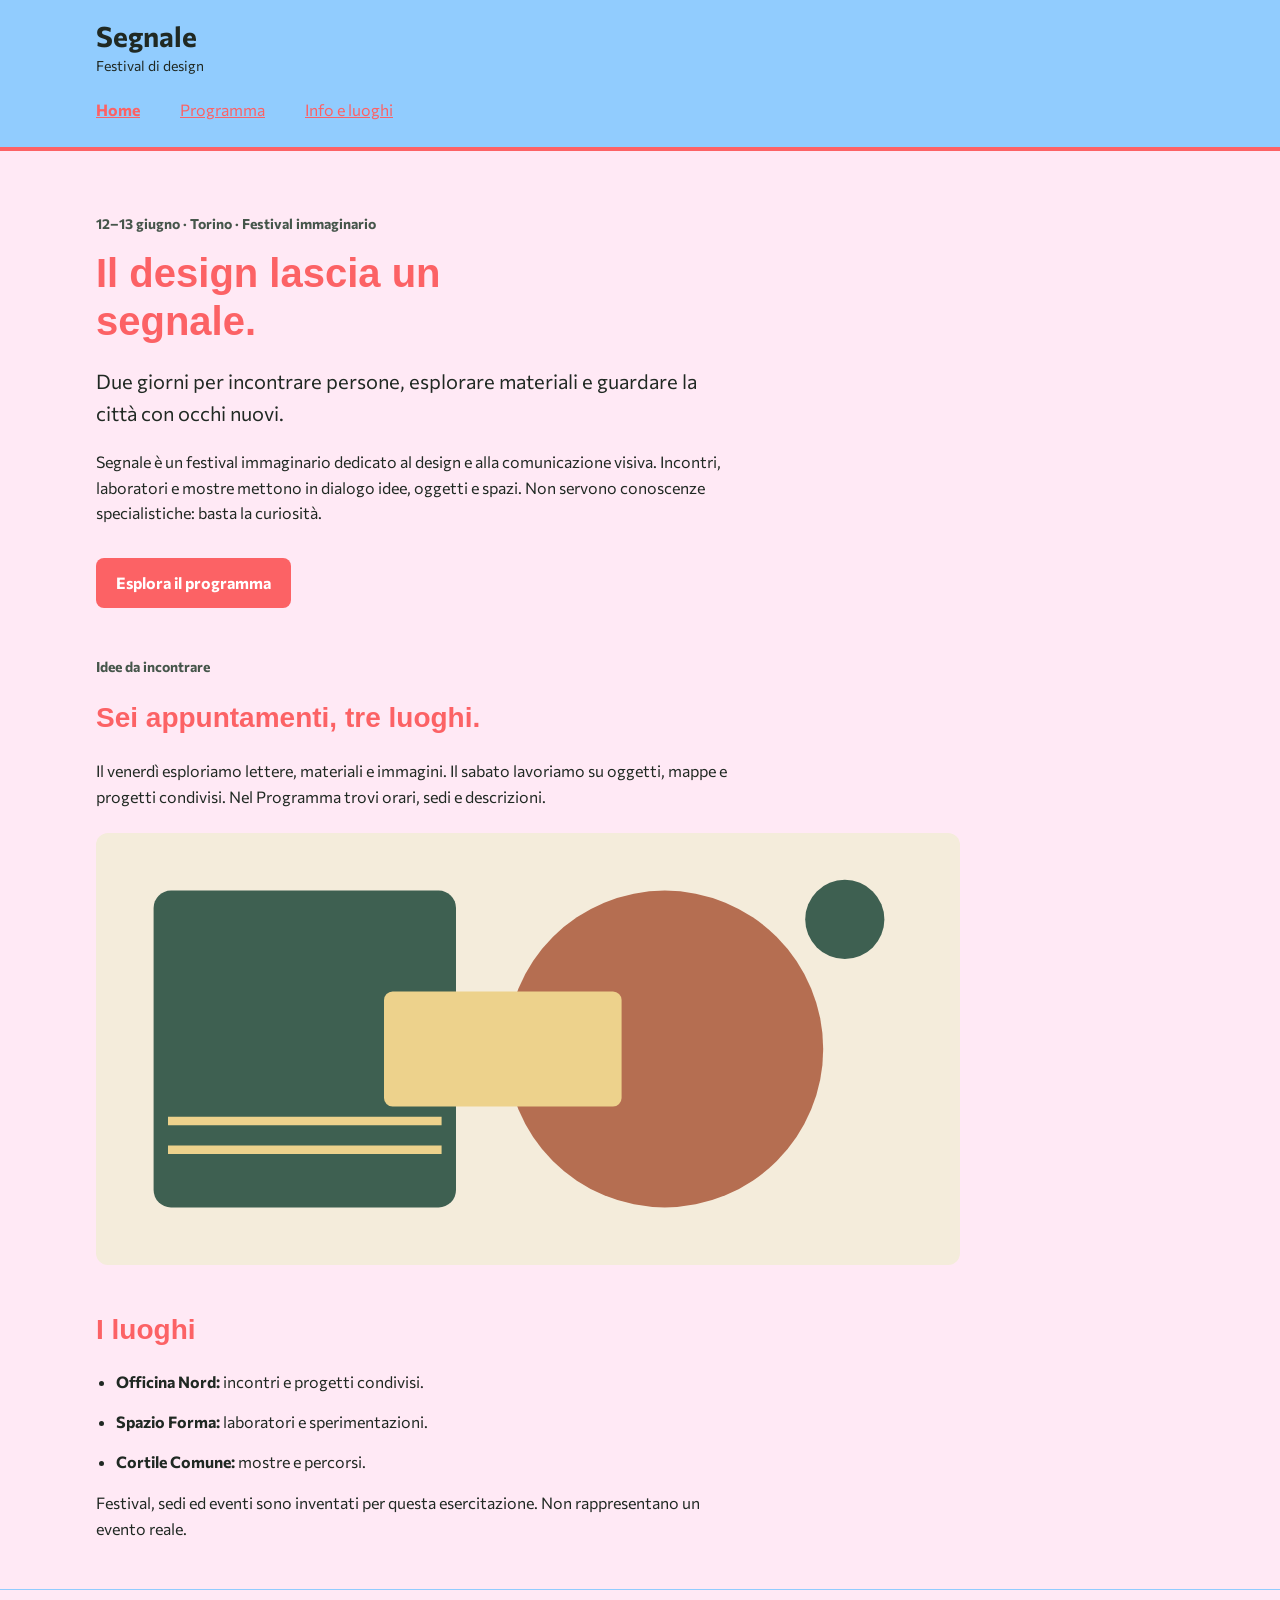
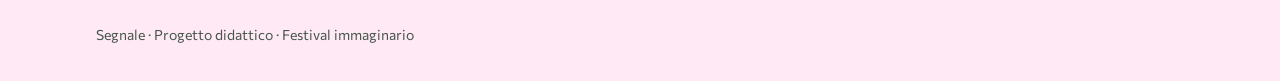
<file: index.html>
<!doctype html>
<html lang="it">
<head>
  <meta charset="utf-8">
  <meta name="viewport" content="width=device-width, initial-scale=1">
  <title>Segnale — Festival di design</title>
   <link rel="preconnect" href="https://fonts.googleapis.com">
  <link rel="preconnect" href="https://fonts.gstatic.com" crossorigin>
  <link href="https://fonts.googleapis.com/css2?family=Commissioner:wght@400;500;600;700&family=Tiny5+Duo&display=swap" rel="stylesheet">
  <link rel="stylesheet" href="style.css">
</head>
<body>
  <a class="skip-link" href="#contenuto">Vai al contenuto</a>
  <header class="site-header">
    <div class="container">
      <a class="brand" href="index.html">Segnale<span>Festival di design</span></a>
      <nav aria-label="Navigazione principale">
        <a href="index.html" aria-current="page">Home</a>
        <!-- Da completare: collegare questa voce alla pagina Programma. -->
        <a href="programma.html">Programma</a>
        <a href="info.html">Info e luoghi</a>
      </nav>
    </div>
  </header>

  <main id="contenuto" class="container">
    <section class="intro" aria-labelledby="titolo-home">
      <p class="eyebrow">12–13 giugno · Torino · Festival immaginario</p>
      <h1 id="titolo-home">Il design lascia un segnale.</h1>
      <p class="lead">Due giorni per incontrare persone, esplorare materiali e guardare la città con occhi nuovi.</p>
      <p class="reading-text">Segnale è un festival immaginario dedicato al design e alla comunicazione visiva. Incontri, laboratori e mostre mettono in dialogo idee, oggetti e spazi. Non servono conoscenze specialistiche: basta la curiosità.</p>
      <!-- Da completare: anche questo collegamento deve aprire il Programma. -->
      <a class="button-link" href="programma.html">Esplora il programma</a>
    </section>

    <section class="content-section" aria-labelledby="titolo-festival">
      <p class="eyebrow">Idee da incontrare</p>
      <h2 id="titolo-festival">Sei appuntamenti, tre luoghi.</h2>
      <p class="reading-text">Il venerdì esploriamo lettere, materiali e immagini. Il sabato lavoriamo su oggetti, mappe e progetti condivisi. Nel Programma trovi orari, sedi e descrizioni.</p>
      <img class="festival-image" src="assets/festival.svg" alt="Composizione geometrica di cerchi e rettangoli nei colori del festival" width="1200" height="600">
    </section>

    <section class="content-section" aria-labelledby="titolo-luoghi">
      <h2 id="titolo-luoghi">I luoghi</h2>
      <ul class="venues">
        <li><strong>Officina Nord:</strong> incontri e progetti condivisi.</li>
        <li><strong>Spazio Forma:</strong> laboratori e sperimentazioni.</li>
        <li><strong>Cortile Comune:</strong> mostre e percorsi.</li>
      </ul>
      <p class="reading-text">Festival, sedi ed eventi sono inventati per questa esercitazione. Non rappresentano un evento reale.</p>
    </section>
  </main>

  <footer class="site-footer"><div class="container"><p>Segnale · Progetto didattico · Festival immaginario</p></div></footer>
</body>
</html>
</file>
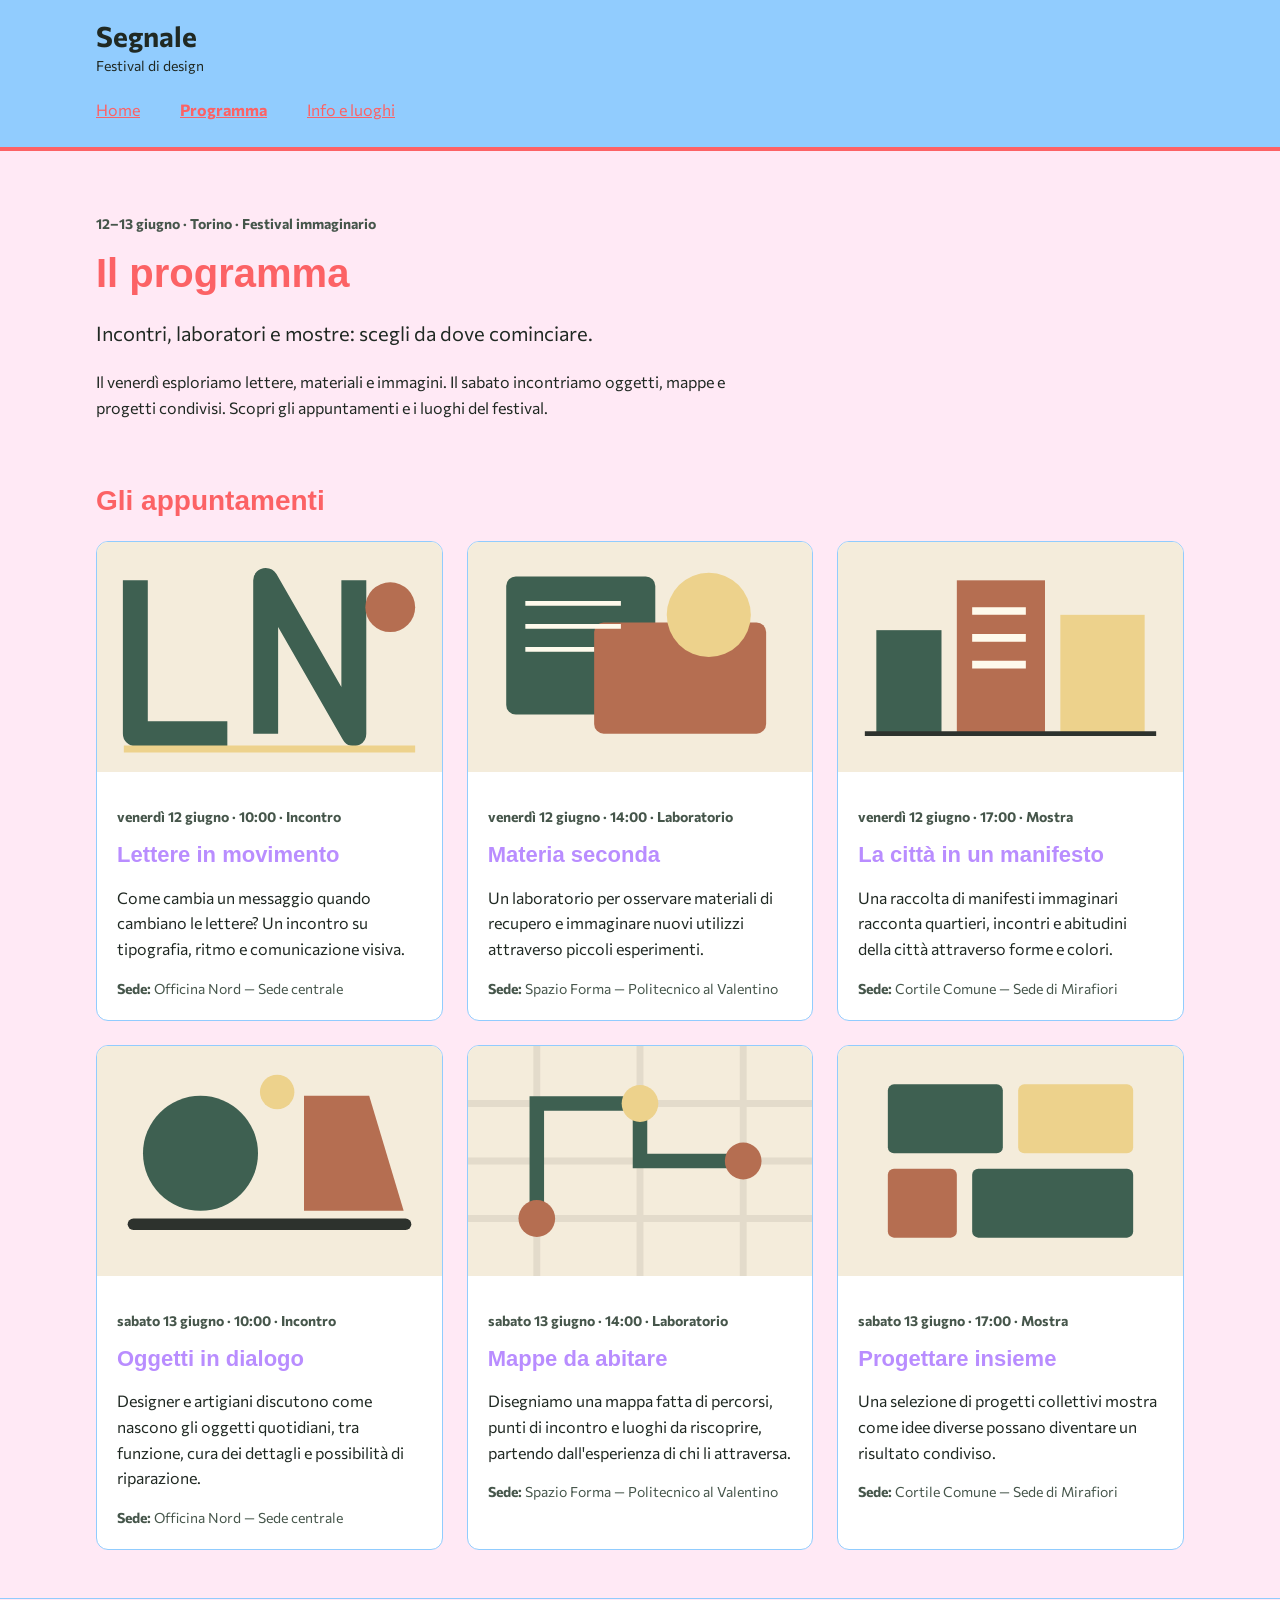
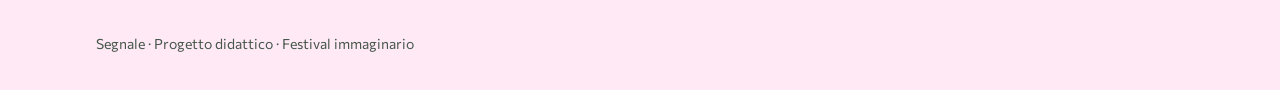
<file: programma.html>
<!doctype html>
<html lang="it">
<head>
  <meta charset="utf-8">
  <meta name="viewport" content="width=device-width, initial-scale=1">
  <title>Programma — Segnale</title>
  <link rel="preconnect" href="https://fonts.googleapis.com">
  <link rel="preconnect" href="https://fonts.gstatic.com" crossorigin>
  <link href="https://fonts.googleapis.com/css2?family=Commissioner:wght@400;500;600;700&family=Tiny5+Duo&display=swap" rel="stylesheet">
  <link rel="stylesheet" href="style.css">
</head>
<body>
  <a class="skip-link" href="#contenuto">Vai al contenuto</a>
  <header class="site-header">
    <div class="container">
      <a class="brand" href="index.html">Segnale<span>Festival di design</span></a>
      <nav aria-label="Navigazione principale">
        <!-- Da completare: collegare questa voce alla Home. -->
        <a href="index.html">Home</a>
        <a href="programma.html" aria-current="page">Programma</a>
        <a href="info.html">Info e luoghi</a>
      </nav>
    </div>
  </header>

  <main id="contenuto" class="container">
    <section class="intro" aria-labelledby="titolo-programma">
      <p class="eyebrow">12–13 giugno · Torino · Festival immaginario</p>
      <h1 id="titolo-programma">Il programma</h1>
      <p class="lead">Incontri, laboratori e mostre: scegli da dove cominciare.</p>
      <p class="reading-text">Il venerdì esploriamo lettere, materiali e immagini. Il sabato incontriamo oggetti, mappe e progetti condivisi. Scopri gli appuntamenti e i luoghi del festival.</p>
    </section>

    <section class="content-section" aria-labelledby="titolo-eventi">
  <h2 id="titolo-eventi">Gli appuntamenti</h2>
  <p id="messaggio-eventi" role="status">Caricamento degli eventi…</p>
  <div class="event-grid" id="event-grid"></div>
</section>
  </main>

  <footer class="site-footer"><div class="container"><p>Segnale · Progetto didattico · Festival immaginario</p></div></footer>
  <script>
  const contenitore = document.getElementById("event-grid");
  const messaggio = document.getElementById("messaggio-eventi");

  async function caricaProgramma() {
    try {
      const [rispostaEventi, rispostaSedi] = await Promise.all([
        fetch("dati/eventi.json"),
        fetch("dati/sedi.json")
      ]);

      if (!rispostaEventi.ok || !rispostaSedi.ok) {
        throw new Error("Non è stato possibile leggere i file dei dati.");
      }

      const [eventi, sedi] = await Promise.all([
        rispostaEventi.json(),
        rispostaSedi.json()
      ]);

      if (!Array.isArray(eventi) || !Array.isArray(sedi)) {
        throw new Error("Il formato dei file dei dati non è valido.");
      }

      messaggio.textContent = "";

      if (eventi.length === 0) {
        messaggio.textContent = "Al momento non ci sono eventi in programma.";
        return;
      }

      const sediPerId = new Map(sedi.map(sede => [sede.id, sede]));

      eventi.forEach(evento => {
        const sede = sediPerId.get(evento.sede_id);

        const scheda = document.createElement("article");
        scheda.className = "event-card";

        const immagine = document.createElement("img");
        immagine.src = evento.immagine;
        immagine.alt = evento.immagine_alt;
        immagine.width = 900;
        immagine.height = 600;

        const corpo = document.createElement("div");
        corpo.className = "event-body";

        const meta = document.createElement("p");
        meta.className = "event-meta";
        const data = new Date(evento.data + "T12:00:00");
        const dataFormattata = new Intl.DateTimeFormat("it-IT", {
          weekday: "long",
          day: "numeric",
          month: "long"
        }).format(data);
        meta.textContent = `${dataFormattata} · ${evento.orario} · ${evento.categoria}`;

        const titolo = document.createElement("h3");
        titolo.textContent = evento.titolo;

        const descrizione = document.createElement("p");
        descrizione.textContent = evento.descrizione;

        const luogo = document.createElement("p");
        luogo.className = "event-place";
        const etichetta = document.createElement("strong");
        etichetta.textContent = "Sede: ";
        luogo.append(etichetta, sede ? sede.nome : "Sede da definire");

        corpo.append(meta, titolo, descrizione, luogo);
        scheda.append(immagine, corpo);
        contenitore.append(scheda);
      });
    } catch (errore) {
      messaggio.textContent = "Non è stato possibile caricare il programma. Controlla i file dei dati e riprova.";
      console.error(errore);
    }
  }

  caricaProgramma();
</script>
</body>
</html>
</file>
<file: style.css>
/* Stile iniziale: tipografia, colori e variabili CSS sono già predisposti.
   Lavoreremo su collegamenti, CSS condiviso e disposizione delle schede. */

/* Scelte comuni: ogni regola usa var() per richiamarne il valore. */
:root {
  --colore-primario: #fc6265;       /* corallo */
  --colore-primario-scuro: #b98dff; /* viola */
  --colore-sfondo: #ffe9f5;         /* rosa chiaro */
  --colore-testo: #202923;          /* testo scuro, per leggibilità */
  --colore-dettaglio: #91ccfe;      /* azzurro */

  --font-testo: "Commissioner", sans-serif;
  --font-titoli: "Tiny5 Duo", sans-serif;
}

* {
  box-sizing: border-box;
}

body {
  margin: 0;
  background: var(--colore-sfondo);
  color: var(--colore-testo);
  font-family: var(--font-testo);
  font-size: 1rem;
  line-height: 1.6;
}

a {
  color: var(--colore-primario);
}

a:hover {
  text-decoration-thickness: 3px;
}

a:focus-visible {
  outline: 3px solid var(--colore-testo);
  outline-offset: 4px;
}

.container {
  width: 92%;
  max-width: 68rem;
  margin: 0 auto;
}

.site-header {
  padding: 1.25rem 0;
  border-bottom: 4px solid var(--colore-primario);
}

.brand {
  display: inline-block;
  color: var(--colore-testo);
  font-size: 1.75rem;
  font-weight: bold;
  line-height: 1.2;
  text-decoration: none;
}

.brand span {
  display: block;
  margin-top: 0.25rem;
  font-size: 0.875rem;
  font-weight: normal;
}

nav {
  margin-top: 1rem;
}

nav a {
  display: inline-block;
  margin-right: 1rem;
  padding: 0.25rem 0;
}

nav a[aria-current="page"] {
  font-weight: bold;
}

.intro {
  padding: 3rem 0 1rem;
}

.eyebrow,
.event-meta {
  color: #46564b;
  font-size: 0.875rem;
  font-weight: bold;
}

h1,
h2,
h3 {
  font-family: var(--font-titoli);
  line-height: 1.2;
}

h1 {
  max-width: 18ch;
  margin: 0.75rem 0 1.25rem;
  font-size: 2.5rem;
  color: var(--colore-primario);
}

h2 {
  font-size: 1.75rem;
  color: var(--colore-primario);
}

h3 {
  margin: 0.5rem 0 0.75rem;
  font-size: 1.375rem;
  color: var(--colore-primario-scuro);
}

.lead {
  max-width: 48ch;
  font-size: 1.25rem;
}

.reading-text {
  max-width: 65ch;
}

.button-link {
  display: inline-block;
  margin-top: 1rem;
  padding: 0.75rem 1.25rem;
  border-radius: 0.5rem;
  background: var(--colore-primario);
  color: #ffffff;
  font-weight: bold;
  text-decoration: none;
}

.button-link:hover {
  background: var(--colore-primario-scuro);
}

.content-section {
  margin: 2rem 0 3rem;
}

.festival-image {
  display: block;
  width: 100%;
  max-width: 54rem;
  height: auto;
  margin-top: 1.5rem;
  border-radius: 0.75rem;
}

.venues {
  padding-left: 1.25rem;
}

.venues li {
  margin-bottom: 0.5rem;
}

.event-grid {
  display: grid;
  grid-template-columns: 1fr;
  gap: 1.5rem;
}

.event-card {
  
  overflow: hidden;
  border: 1px solid var(--colore-dettaglio);
  border-radius: 0.75rem;
  background: #ffffff;
}

.event-card img {
  display: block;
  width: 100%;
  height: auto;
}

.event-body {
  padding: 1.25rem;
}

.event-body p:last-child {
  margin-bottom: 0;
}

.event-place {
  color: #46564b;
  font-size: 0.875rem;
}

.site-footer {
  padding: 1.25rem 0;
  border-top: 1px solid var(--colore-dettaglio);
  color: #46564b;
  font-size: 0.875rem;
}

.skip-link {
  position: absolute;
  top: -6rem;
  left: 1rem;
  padding: 0.75rem 1rem;
  background: #ffffff;
  color: var(--colore-testo);
}

.skip-link:focus {
  top: 1rem;
}

@media (min-width: 600px) {
  .event-grid {
    grid-template-columns: repeat(2, minmax(0, 1fr));
  }
}

@media (min-width: 1024px) {
  .event-grid {
    grid-template-columns: repeat(3, minmax(0, 1fr));
  }
}
.galleria-sedi {
  position: relative;
  width: 100%;
  padding-bottom: 3rem;
}

.galleria-sedi .swiper-slide {
  height: auto;
  margin: 0;
}

.galleria-sedi img {
  display: block;
  width: 100%;
  height: auto;
}

.galleria-sedi figcaption {
  padding: 1rem 3.5rem;
  line-height: 1.5;
}

.galleria-sedi .swiper-button-prev,
.galleria-sedi .swiper-button-next {
  color: var(--colore-primario);
}

#mappa-sedi {
  display: block;
  width: 100%;
  min-height: 320px;
  height: 60vh;
  border: 0;
}

.venues li {
  margin-bottom: 1rem;
  line-height: 1.5;
}
nav[aria-label="Navigazione principale"] {
  display: flex;
  flex-direction: column;
  align-items: flex-start;
  gap: 0.5rem;
}

@media (min-width: 600px) {
  nav[aria-label="Navigazione principale"] {
    flex-direction: row;
    align-items: center;
    gap: 1.5rem;
  }
}
.site-header {
  position: sticky;
  top: 0;
  z-index: 1000;
  background-color: var(--colore-dettaglio);
}
.festival-image,
.event-card img,
.galleria-sedi img {
  filter: sepia(0.18) saturate(0.82) contrast(0.92) brightness(1.04);
}
</file>
